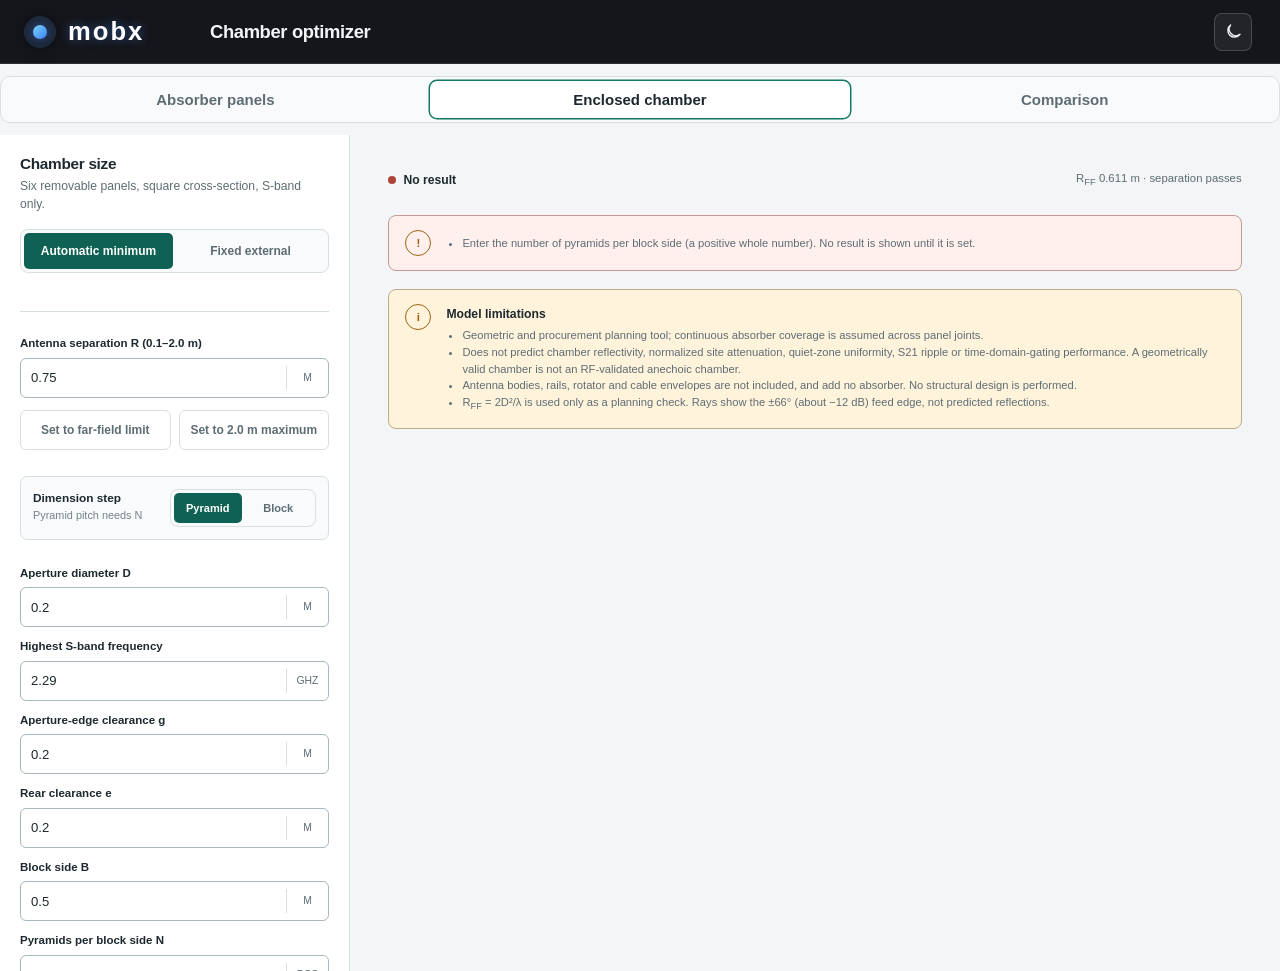
<file: absorber/index.html>
<!doctype html>
<html lang="en">
<head>
  <meta charset="utf-8">
  <meta name="viewport" content="width=device-width, initial-scale=1">
  <meta name="description" content="Discrete chamber geometry optimizer for a free-space antenna test range.">
  <meta name="color-scheme" content="light dark">
  <title>Chamber optimizer</title>
  <link rel="icon" href="../icon.ico">
  <script>
    try {
      if (localStorage.getItem("chamber-optimizer-theme") === "dark") {
        document.documentElement.dataset.theme = "dark";
      }
    } catch {}
  </script>
  <link rel="stylesheet" href="./brand.css?v=20261017-2">
  <link rel="stylesheet" href="./styles.css?v=20261017-2">
</head>
<body>
  <div class="page-shell">
    <header class="topbar">
      <a class="brand-and-mark" href="../" aria-label="Return to m0bx home">
        <div class="brandmark-circle" aria-hidden="true">
          <div class="brandmark-inner"></div>
        </div>
        <div class="nav-brand">mobx</div>
      </a>
      <div class="title-block">
        <h1>Chamber optimizer</h1>
      </div>
      <button id="themeToggle" class="theme-toggle" type="button" aria-label="Switch to dark mode" title="Switch to dark mode">
        <svg class="theme-icon moon-icon" viewBox="0 0 24 24" aria-hidden="true">
          <path d="M20.2 15.7A8.5 8.5 0 0 1 8.3 3.8 8.5 8.5 0 1 0 20.2 15.7Z"></path>
        </svg>
        <svg class="theme-icon sun-icon" viewBox="0 0 24 24" aria-hidden="true">
          <circle cx="12" cy="12" r="4"></circle>
          <path d="M12 2v2M12 20v2M4.9 4.9l1.4 1.4M17.7 17.7l1.4 1.4M2 12h2M20 12h2M4.9 19.1l1.4-1.4M17.7 6.3l1.4-1.4"></path>
        </svg>
      </button>
    </header>

    <div class="view-tabs" id="tabList" role="tablist" aria-label="Design view">
      <button id="tab-panels" class="view-tab" role="tab" type="button" data-tab="panels" aria-controls="view-panels" aria-selected="false" tabindex="-1">Absorber panels</button>
      <button id="tab-chamber" class="view-tab" role="tab" type="button" data-tab="chamber" aria-controls="view-chamber" aria-selected="true">Enclosed chamber</button>
      <button id="tab-compare" class="view-tab" role="tab" type="button" data-tab="compare" aria-controls="view-compare" aria-selected="false" tabindex="-1">Comparison</button>
    </div>

    <div id="view-panels" role="tabpanel" aria-labelledby="tab-panels" hidden>
    <main class="app-layout">
      <aside class="control-panel" aria-label="Calculator inputs">
        <section class="control-section objective-section">
          <div class="section-heading">
            <div>
              <h2>Objective</h2>
              <p>Choose what the optimizer should solve.</p>
            </div>
          </div>

          <div class="segmented" role="group" aria-label="Optimization objective">
            <button class="segment is-active" type="button" data-mode="minimum-height" aria-pressed="true">
              Minimum height
            </button>
            <button class="segment" type="button" data-mode="maximum-coverage" aria-pressed="false">
              Height constrained
            </button>
          </div>

          <label class="field mode-minimum-height">
            <span class="field-label">Required captured half-angle</span>
            <span class="input-with-unit">
              <input id="targetHalfAngle" data-setting="targetHalfAngle" type="number" min="1" max="89" step="0.5" value="60">
              <span>deg</span>
            </span>
            <small>Every returned design captures at least ± this angle.</small>
          </label>

          <label class="field mode-maximum-coverage is-hidden">
            <span class="field-label">Maximum total height</span>
            <span class="input-with-unit">
              <input id="maxTotalHeight" data-setting="maxTotalHeight" type="number" min="0.2" max="6" step="0.05" value="2.50">
              <span>m</span>
            </span>
            <small>Includes the wheel height entered below.</small>
          </label>
        </section>

        <section class="control-section">
          <div class="section-heading">
            <div>
              <h2>Range geometry</h2>
              <p>Distances are measured between phase centres and wooden backing boards.</p>
            </div>
          </div>

          <div class="field-grid two-columns">
            <label class="field">
              <span class="field-label">Antenna separation</span>
              <span class="input-with-unit">
                <input data-setting="antennaSeparation" type="number" min="0.1" max="2" step="0.05" value="0.75">
                <span>m</span>
              </span>
            </label>
            <label class="field">
              <span class="field-label">Phase centre to backing</span>
              <span class="input-with-unit">
                <input data-setting="panelOffset" type="number" min="0" max="1.5" step="0.05" value="0.40">
                <span>m</span>
              </span>
            </label>
            <label class="field">
              <span class="field-label">Wheel height</span>
              <span class="input-with-unit">
                <input data-setting="wheelHeight" type="number" min="0" max="0.5" step="0.01" value="0.10">
                <span>m</span>
              </span>
            </label>
            <label class="field">
              <span class="field-label">Minimum tip gap</span>
              <span class="input-with-unit">
                <input data-setting="minimumTipGap" type="number" min="0" max="1" step="0.01" value="0.10">
                <span>m</span>
              </span>
            </label>
          </div>
        </section>

        <section class="control-section">
          <div class="section-heading">
            <div>
              <h2>Absorber modules</h2>
              <p>Panel dimensions are restricted to a manufacturing grid.</p>
            </div>
          </div>

          <div class="field-grid two-columns">
            <label class="field">
              <span class="field-label">Block side</span>
              <span class="input-with-unit">
                <input data-setting="blockSide" type="number" min="0.1" max="1" step="0.01" value="0.50">
                <span>m</span>
              </span>
            </label>
            <label class="field">
              <span class="field-label">Pyramids per side</span>
              <span class="input-with-unit">
                <input data-setting="pyramidsPerSide" type="number" min="1" max="100" step="1" value="10">
                <span>pcs</span>
              </span>
            </label>
          </div>

          <div class="toggle-row">
            <span>
              <strong>Dimension step</strong>
              <small id="stepDescription">One pyramid pitch: 50 mm</small>
            </span>
            <div class="mini-segmented" role="group" aria-label="Panel dimension step">
              <button class="mini-segment is-active" type="button" data-step-mode="pyramid" aria-pressed="true">Pyramid</button>
              <button class="mini-segment" type="button" data-step-mode="block" aria-pressed="false">Block</button>
            </div>
          </div>

          <label class="field">
            <span class="field-label">Pyramid total height</span>
            <span class="input-with-unit">
              <input data-setting="pyramidHeight" type="number" min="0" max="0.6" step="0.01" value="0.20">
              <span>m</span>
            </span>
            <small>Used for the approximate clearance between opposing absorber tips.</small>
          </label>
        </section>

        <section class="control-section">
          <div class="section-heading">
            <div>
              <h2>Panel sizes</h2>
              <p>Search the permitted grid or evaluate one snapped design.</p>
            </div>
          </div>

          <div class="segmented compact" role="group" aria-label="Size selection method">
            <button class="segment is-active" type="button" data-size-mode="optimize" aria-pressed="true">Search sizes</button>
            <button class="segment" type="button" data-size-mode="fixed" aria-pressed="false">Fixed sizes</button>
          </div>

          <div class="size-optimize-fields">
            <div class="field-grid two-columns">
              <label class="field">
                <span class="field-label">Minimum central side</span>
                <span class="input-with-unit">
                  <input data-setting="minCentralSide" type="number" min="0.1" max="5" step="0.05" value="0.50">
                  <span>m</span>
                </span>
              </label>
              <label class="field">
                <span class="field-label">Maximum central side</span>
                <span class="input-with-unit">
                  <input data-setting="maxCentralSide" type="number" min="0.1" max="5" step="0.05" value="3.00">
                  <span>m</span>
                </span>
              </label>
            </div>
            <label class="field">
              <span class="field-label">Maximum wing length</span>
              <span class="input-with-unit">
                <input data-setting="maxWingLength" type="number" min="0" max="2" step="0.05" value="1.00">
                <span>m</span>
              </span>
            </label>
          </div>

          <div class="size-fixed-fields is-hidden">
            <div class="field-grid two-columns">
              <label class="field">
                <span class="field-label">Central side</span>
                <span class="input-with-unit">
                  <input data-setting="fixedCentralSide" type="number" min="0.1" max="5" step="0.05" value="2.00">
                  <span>m</span>
                </span>
              </label>
              <label class="field">
                <span class="field-label">Wing length</span>
                <span class="input-with-unit">
                  <input data-setting="fixedWingLength" type="number" min="0" max="2" step="0.05" value="0.50">
                  <span>m</span>
                </span>
              </label>
            </div>
          </div>

          <p class="fixed-constraint"><strong>Wing-angle search</strong><span>0–90° · automatic</span></p>
        </section>

        <details class="advanced-panel">
          <summary>
            <span>RF model</span>
            <span class="summary-hint">Nominal TE11 and far-field check</span>
          </summary>
          <div class="advanced-content">
            <div class="field-grid two-columns">
              <label class="field">
                <span class="field-label">Nominal edge angle</span>
                <span class="input-with-unit">
                  <input data-setting="patternEdgeAngle" type="number" min="1" max="89" step="0.5" value="66">
                  <span>deg</span>
                </span>
              </label>
              <label class="field">
                <span class="field-label">Level at edge angle</span>
                <span class="input-with-unit">
                  <input data-setting="patternEdgeLevelDb" type="number" min="-60" max="-0.1" step="0.1" value="-12">
                  <span>dB</span>
                </span>
              </label>
              <label class="field">
                <span class="field-label">AUT aperture diameter</span>
                <span class="input-with-unit">
                  <input data-setting="apertureDiameter" type="number" min="0.01" max="2" step="0.01" value="0.20">
                  <span>m</span>
                </span>
              </label>
              <label class="field">
                <span class="field-label">Highest frequency</span>
                <span class="input-with-unit">
                  <input data-setting="maxFrequencyGhz" type="number" min="0.1" max="20" step="0.01" value="2.29">
                  <span>GHz</span>
                </span>
              </label>
            </div>
            <p class="model-note">Pattern model: axisymmetric cos<sup>q</sup>(θ), fitted to the entered edge level. The power estimate is an approximation, not measured chamber performance.</p>
          </div>
        </details>

        <button id="resetButton" class="secondary-button" type="button">Reset defaults</button>
      </aside>

      <section class="workspace" aria-label="Optimization results">
        <div class="result-toolbar" aria-live="polite">
          <div>
            <span class="status-dot" id="resultStatusDot"></span>
            <strong id="resultStatus">Calculating</strong>
            <span id="resultCount"></span>
          </div>
          <div class="toolbar-facts">
            <span id="stepFact">50 mm step</span>
            <span id="farFieldFact">Far-field check</span>
          </div>
        </div>

        <section class="metric-grid" aria-label="Selected design summary" aria-live="polite">
          <article class="metric-card primary-metric">
            <span class="metric-label">Total height</span>
            <strong id="metricHeight">—</strong>
            <small id="metricStructureHeight">Including wheels</small>
          </article>
          <article class="metric-card">
            <span class="metric-label">Captured half-angle</span>
            <strong id="metricAngle">—</strong>
            <small id="metricFullAngle">Principal-plane result</small>
          </article>
          <article class="metric-card">
            <span class="metric-label">Pattern level at edge</span>
            <strong id="metricDb">—</strong>
            <small>Relative to boresight</small>
          </article>
          <article class="metric-card">
            <span class="metric-label">Nominal cone power</span>
            <strong id="metricPower">—</strong>
            <small id="metricMissedPower">Within the ±66° cone</small>
          </article>
        </section>

        <section class="visual-card">
          <div class="card-heading">
            <div>
              <h2 id="selectedDesignTitle">Live geometry</h2>
            </div>
            <div class="selected-dimensions" id="selectedDimensions">—</div>
          </div>

          <div class="visual-grid">
            <figure class="diagram range-diagram">
              <figcaption>
                <strong>Symmetric range section</strong>
                <span>Phase centres, backing boards and limiting rays</span>
              </figcaption>
              <svg id="rangeSvg" viewBox="0 0 780 620" role="img" aria-label="Side view of two mirrored absorber hoods and antenna beam rays"></svg>
            </figure>

            <figure class="diagram panel-diagram">
              <figcaption>
                <strong>Panel form</strong>
                <span>Four equal wings; corner gaps remain open</span>
              </figcaption>
              <svg id="panelSvg" viewBox="0 0 500 420" role="img" aria-label="Isometric view of the square central panel and four equal wings"></svg>
            </figure>

            <figure class="diagram pattern-diagram">
              <figcaption>
                <strong>Nominal TE11 pattern</strong>
                <span>cos<sup>q</sup>(θ), −12 dB at ±66°</span>
              </figcaption>
              <svg id="patternSvg" viewBox="0 0 500 420" role="img" aria-label="Normalized TE11 radiation pattern with captured angle highlighted"></svg>
            </figure>
          </div>
        </section>

        <section class="order-card" id="orderCard" aria-label="Absorber order calculator">
          <div class="card-heading">
            <div>
              <h2>Absorber order</h2>
              <p>Both mirrored hoods. Whole blocks stay uncut; the rest is cut into full strips, never single pyramids.</p>
            </div>
            <div class="selected-dimensions" id="orderSummary">—</div>
          </div>

          <div class="order-controls">
            <label class="field">
              <span class="field-label">Spare material</span>
              <span class="input-with-unit">
                <input data-order="sparePercent" type="number" min="0" max="100" step="1" value="0">
                <span>%</span>
              </span>
            </label>
            <label class="field">
              <span class="field-label">Price per block (optional)</span>
              <span class="input-with-unit">
                <input data-order="blockPrice" type="number" min="0" step="1" value="0">
                <span>/ block</span>
              </span>
            </label>
          </div>

          <div class="order-metrics" aria-live="polite">
            <article class="metric-card primary-metric">
              <span class="metric-label">Blocks to buy</span>
              <strong id="orderTotal">—</strong>
              <small id="orderTotalNote">Whole + cut blocks</small>
            </article>
            <article class="metric-card">
              <span class="metric-label">Whole blocks, no cutting</span>
              <strong id="orderWhole">—</strong>
              <small>Used as they are</small>
            </article>
            <article class="metric-card">
              <span class="metric-label">Blocks to cut</span>
              <strong id="orderCut">—</strong>
              <small id="orderCutNote">Cut into strips and corner pieces</small>
            </article>
            <article class="metric-card">
              <span class="metric-label">Offcut scrap</span>
              <strong id="orderScrap">—</strong>
              <small id="orderScrapNote">Left over from cut blocks</small>
            </article>
          </div>

          <div class="order-tables">
            <div>
              <h3>Panels</h3>
              <div class="table-wrap">
                <table class="compact-table">
                  <thead>
                    <tr>
                      <th scope="col" class="text-left">Panel</th>
                      <th scope="col">Qty</th>
                      <th scope="col">Size</th>
                      <th scope="col">Pyramids</th>
                      <th scope="col">Whole / panel</th>
                      <th scope="col" class="text-left">Cuts / panel</th>
                    </tr>
                  </thead>
                  <tbody id="orderPanelBody"></tbody>
                </table>
              </div>
            </div>

            <div>
              <h3>Pieces cut from blocks</h3>
              <div class="table-wrap">
                <table class="compact-table">
                  <thead>
                    <tr>
                      <th scope="col" class="text-left">Piece (pyramids)</th>
                      <th scope="col">Size</th>
                      <th scope="col">Pieces</th>
                    </tr>
                  </thead>
                  <tbody id="orderPieceBody"></tbody>
                </table>
              </div>
            </div>
          </div>

          <div class="order-patterns">
            <h3>Cutting plan</h3>
            <ul id="orderPatterns"></ul>
          </div>
          <p class="order-note" id="orderNote"></p>
        </section>

        <section id="warningPanel" class="warning-panel" aria-live="polite">
          <div class="warning-icon" aria-hidden="true">i</div>
          <div>
            <strong>Model scope</strong>
            <ul id="warningList"></ul>
          </div>
        </section>

        <section class="recommendation-section">
          <div class="card-heading">
            <div>
              <h2>Recommended trade-offs</h2>
            </div>
            <p>Choose a card to update the drawings and detailed results.</p>
          </div>
          <div id="recommendationGrid" class="recommendation-grid"></div>
        </section>

        <section class="table-card">
          <div class="card-heading table-heading">
            <div>
              <h2>Design table</h2>
            </div>
            <label class="sort-control">
              <span>Sort by</span>
              <select id="sortSelect">
                <option value="recommended">Recommended</option>
                <option value="shortest">Shortest</option>
                <option value="coverage">Best coverage</option>
                <option value="material">Least absorber</option>
                <option value="clearance">Largest clearance</option>
              </select>
            </label>
          </div>
          <div class="table-wrap">
            <table>
              <thead>
                <tr>
                  <th scope="col">Central</th>
                  <th scope="col">Wing</th>
                  <th scope="col">Wing angle</th>
                  <th scope="col">Total height</th>
                  <th scope="col">Half-angle</th>
                  <th scope="col">Edge level</th>
                  <th scope="col">Cone power</th>
                  <th scope="col">Tip gap</th>
                  <th scope="col">Absorber area</th>
                  <th scope="col" title="Whole blocks plus blocks that have to be cut, both hoods">Blocks to buy</th>
                </tr>
              </thead>
              <tbody id="designTableBody"></tbody>
            </table>
          </div>
          <div class="table-footer">
            <span id="tableSummary"></span>
            <button id="showMoreButton" class="text-button" type="button">Show more</button>
          </div>
        </section>

        <details class="method-card">
          <summary>Calculation method and limitations</summary>
          <div class="method-content">
            <div>
              <h3>Geometry</h3>
              <p>The central backing is a square with side <em>C</em>. Each wing has surface length <em>W</em>. The wing angle <em>α</em> is measured from the central backing plane. In a principal-plane section, the structure span is <span class="formula">H = C + 2W cos α</span>. Wheel height is then added.</p>
              <p>The captured half-angle is evaluated from the opposite antenna phase centre to the outer edge of the backing: <span class="formula">θ = atan[(C/2 + W cos α)/(R + d − W sin α)]</span>.</p>
            </div>
            <div>
              <h3>RF estimate</h3>
              <p>The normalized TE11 power pattern is approximated as <span class="formula">P(θ) ∝ cos<sup>q</sup> θ</span>. The exponent is fitted so that the entered edge angle has the entered relative level. The displayed cone-power fraction assumes rotational symmetry.</p>
              <p>The far-field indicator uses <span class="formula">R<sub>FF</sub> = 2D²/λ</span>. It is a planning check and does not replace S21 ripple, time-domain gating or movement tests.</p>
            </div>
            <div>
              <h3>Construction limits</h3>
              <p>Four rectangular wings leave diagonal corner openings. The optimizer covers the vertical and horizontal principal planes only. Add corner infill or overlapping absorber pieces if full azimuthal interception is required. Stands, antenna bodies, hinges and cable clearances are not modelled.</p>
              <p>Order planning counts both mirrored hoods. Each panel is divided into whole blocks plus full strips (<em>r</em> × <em>N</em>, <em>N</em> × <em>r</em>) and one corner piece, where <em>N</em> is the number of pyramids per block side. These pieces are packed into blocks with guillotine cuts, rotation allowed. The packing is a practical heuristic, not a proven minimum, so confirm the final cutting layout before ordering material.</p>
            </div>
          </div>
        </details>

        <footer class="source-footer">
          <span>Model basis: S-band feed TE11 far-field cuts and the current free-space range requirements.</span>
          <a href="https://drive.google.com/file/d/1R05xq3QdlGE3IMtQDqU07OA0gIugR6AZ/view" target="_blank" rel="noreferrer">Open feed report</a>
        </footer>
      </section>
    </main>
    </div>
    <div id="view-chamber" role="tabpanel" aria-labelledby="tab-chamber"></div>
    <div id="view-compare" role="tabpanel" aria-labelledby="tab-compare" hidden></div>
  </div>

  <noscript>This calculator requires JavaScript to run.</noscript>
  <script type="module" src="./app.js?v=20261017-2"></script>
  <script type="module" src="./chamber-ui.js?v=20261017-2"></script>
  <script type="module" src="./compare.js?v=20261017-2"></script>
</body>
</html>
</file>
<file: absorber/brand.css>
/* Brand mark and header look, taken 1:1 from https://m0bx.github.io (style.css).
   The absorber page keeps its own light/dark content theme, the header stays dark. */

.topbar {
  --accent-blue: #3b82f6;
  --accent-light: #7dd3fc;
  --accent-glow: rgba(59, 130, 246, 0.5);
}

.brand-and-mark {
  display: flex;
  align-items: center;
  gap: 0.75rem;
  width: fit-content;
  color: inherit;
  text-decoration: none;
  cursor: pointer;
  transition: transform 0.2s ease;
}

.brand-and-mark:hover {
  transform: scale(1.02);
}

/* Pure CSS Brand Mark */
.brandmark-circle {
  width: 32px;
  height: 32px;
  border-radius: 50%;
  background-color: rgba(30, 41, 59, 0.9);
  display: flex;
  align-items: center;
  justify-content: center;
  box-shadow: 0 0 8px rgba(0, 0, 0, 0.5);
}

.brandmark-inner {
  width: 14px;
  height: 14px;
  border-radius: 50%;
  background: linear-gradient(135deg, var(--accent-light), var(--accent-blue));
  box-shadow: 0 0 12px var(--accent-glow);
}

.nav-brand {
  font-size: 1.6rem;
  font-weight: bold;
  letter-spacing: 2px;
  color: #fff;
  text-shadow: 0 0 10px var(--accent-glow);
}
</file>
<file: absorber/styles.css>
:root {
  color-scheme: light;
  --bg: #f3f5f6;
  --panel: #ffffff;
  --panel-2: #f8fafb;
  --panel-3: #edf1f2;
  --line: #d8dfe2;
  --line-strong: #aab6bb;
  --text: #1d292e;
  --muted: #5e6d73;
  --muted-2: #758389;
  --teal: #137865;
  --teal-dim: #0f6253;
  --teal-soft: #e5f3ef;
  --amber: #9a640f;
  --amber-soft: #fff3dc;
  --red: #ad4339;
  --red-soft: #fff0ee;
  --blue: #2779a6;
  --blue-soft: #e8f2f8;
  --diagram-board: #68777d;
  --diagram-floor: #9da9ae;
  --diagram-centre: #edf2f3;
  --diagram-wing: #d8ebe6;
  --diagram-wing-side: #e4f1ee;
  --diagram-guide: #9aa7ac;
  --radius: 10px;
  --radius-sm: 7px;
  font-family: Inter, ui-sans-serif, -apple-system, BlinkMacSystemFont, "Segoe UI", sans-serif;
  color: var(--text);
  background: var(--bg);
  font-synthesis: none;
}

:root[data-theme="dark"] {
  color-scheme: dark;
  --bg: #0b1115;
  --panel: #121a1f;
  --panel-2: #172127;
  --panel-3: #202c32;
  --line: #2c3a41;
  --line-strong: #52656d;
  --text: #edf2f3;
  --muted: #a2b0b5;
  --muted-2: #7f9097;
  --teal: #65d8bd;
  --teal-dim: #90e4d1;
  --teal-soft: #18352f;
  --amber: #efb85f;
  --amber-soft: #392d1c;
  --red: #ff9186;
  --red-soft: #3a2220;
  --blue: #7cc5ee;
  --blue-soft: #1c3442;
  --diagram-board: #aab7bb;
  --diagram-floor: #586970;
  --diagram-centre: #26343a;
  --diagram-wing: #23483f;
  --diagram-wing-side: #1c3933;
  --diagram-guide: #65777e;
}

* {
  box-sizing: border-box;
}

html {
  min-width: 320px;
  scroll-behavior: smooth;
  background: var(--bg);
}

body {
  margin: 0;
  min-height: 100vh;
  color: var(--text);
  background: var(--bg);
}

button,
input,
select {
  font: inherit;
}

button,
summary,
select {
  -webkit-tap-highlight-color: transparent;
}

button:focus-visible,
input:focus-visible,
select:focus-visible,
summary:focus-visible,
a:focus-visible {
  outline: 3px solid color-mix(in srgb, var(--teal) 32%, transparent);
  outline-offset: 2px;
}

a {
  color: inherit;
}

.page-shell {
  width: min(1920px, 100%);
  margin: 0 auto;
}

.topbar {
  position: sticky;
  z-index: 20;
  top: 0;
  display: grid;
  grid-template-columns: 170px minmax(0, 1fr) 42px;
  gap: 16px;
  align-items: center;
  min-height: 64px;
  padding: 10px 24px;
  border-bottom: 1px solid rgba(255, 255, 255, 0.1);
  background: rgba(9, 10, 15, 0.95);
  backdrop-filter: blur(10px);
  color: #f3f4f6;
}

.title-block {
  min-width: 0;
}

.title-block h1,
.card-heading h2,
.section-heading h2,
.method-content h3 {
  margin: 0;
  letter-spacing: -0.02em;
}

.title-block h1 {
  overflow: hidden;
  color: #f3f4f6;
  font-size: 1.15rem;
  font-weight: 650;
  text-overflow: ellipsis;
  white-space: nowrap;
}

.theme-toggle {
  display: grid;
  width: 38px;
  height: 38px;
  place-items: center;
  border: 1px solid rgba(255, 255, 255, 0.18);
  border-radius: 8px;
  color: #f3f4f6;
  background: rgba(255, 255, 255, 0.06);
  cursor: pointer;
}

.theme-toggle:hover {
  border-color: rgba(255, 255, 255, 0.34);
  background: rgba(255, 255, 255, 0.12);
}

.theme-icon {
  width: 19px;
  height: 19px;
  fill: none;
  stroke: currentColor;
  stroke-width: 1.8;
  stroke-linecap: round;
  stroke-linejoin: round;
}

.sun-icon {
  display: none;
}

:root[data-theme="dark"] .moon-icon {
  display: none;
}

:root[data-theme="dark"] .sun-icon {
  display: block;
}

.app-layout {
  display: grid;
  grid-template-columns: 390px minmax(0, 1fr);
  align-items: start;
}

.control-panel {
  position: sticky;
  top: 64px;
  overflow-y: auto;
  height: calc(100vh - 64px);
  padding: 24px;
  border-right: 1px solid var(--line);
  background: var(--panel);
  scrollbar-color: var(--line-strong) transparent;
}

.control-section {
  padding: 0 0 24px;
  margin: 0 0 24px;
  border-bottom: 1px solid var(--line);
}

.section-heading {
  margin-bottom: 16px;
}

.section-heading h2 {
  font-size: 0.96rem;
  font-weight: 680;
}

.section-heading p,
.card-heading p {
  margin: 5px 0 0;
  color: var(--muted);
  font-size: 0.76rem;
  line-height: 1.45;
}

.segmented,
.mini-segmented {
  display: grid;
  grid-template-columns: repeat(2, minmax(0, 1fr));
  gap: 3px;
  padding: 3px;
  border: 1px solid var(--line);
  border-radius: 8px;
  background: var(--panel-2);
}

.segmented {
  margin-bottom: 16px;
}

.segmented.compact {
  margin-bottom: 14px;
}

.segment,
.mini-segment {
  min-height: 36px;
  padding: 7px 9px;
  border: 0;
  border-radius: 5px;
  color: var(--muted);
  background: transparent;
  font-size: 0.75rem;
  font-weight: 650;
  cursor: pointer;
}

.segment:hover,
.mini-segment:hover {
  color: var(--text);
}

.segment.is-active,
.mini-segment.is-active {
  color: #ffffff;
  background: var(--teal-dim);
}

:root[data-theme="dark"] .segment.is-active,
:root[data-theme="dark"] .mini-segment.is-active {
  color: #07110e;
  background: var(--teal);
}

.mini-segmented {
  width: 146px;
}

.mini-segment {
  min-height: 30px;
  font-size: 0.69rem;
}

.field-grid {
  display: grid;
  gap: 12px;
}

.field-grid.two-columns {
  grid-template-columns: repeat(2, minmax(0, 1fr));
}

.field {
  display: grid;
  gap: 6px;
  margin-top: 12px;
}

.field-grid .field {
  margin-top: 0;
}

.field-label {
  color: var(--text);
  font-size: 0.72rem;
  font-weight: 620;
  line-height: 1.35;
}

.field small,
.toggle-row small,
.model-note {
  color: var(--muted-2);
  font-size: 0.68rem;
  line-height: 1.45;
}

.input-with-unit {
  display: grid;
  grid-template-columns: minmax(0, 1fr) auto;
  align-items: center;
  overflow: hidden;
  min-height: 40px;
  border: 1px solid var(--line-strong);
  border-radius: 6px;
  background: var(--panel);
}

.input-with-unit:focus-within {
  border-color: var(--teal);
  box-shadow: 0 0 0 3px color-mix(in srgb, var(--teal) 13%, transparent);
}

.input-with-unit input {
  width: 100%;
  min-width: 0;
  height: 38px;
  padding: 0 8px 0 10px;
  border: 0;
  outline: 0;
  color: var(--text);
  background: transparent;
  font-size: 0.82rem;
  font-variant-numeric: tabular-nums;
}

.input-with-unit > span {
  min-width: 42px;
  padding: 0 9px;
  border-left: 1px solid var(--line);
  color: var(--muted);
  font-size: 0.65rem;
  line-height: 24px;
  text-align: center;
  text-transform: uppercase;
}

.toggle-row {
  display: flex;
  gap: 14px;
  align-items: center;
  justify-content: space-between;
  padding: 12px;
  margin: 14px 0;
  border: 1px solid var(--line);
  border-radius: 7px;
  background: var(--panel-2);
}

.toggle-row > span {
  display: grid;
  gap: 3px;
}

.toggle-row strong,
.fixed-constraint strong {
  font-size: 0.74rem;
  font-weight: 650;
}

.fixed-constraint {
  display: flex;
  align-items: center;
  justify-content: space-between;
  padding: 11px 0 0;
  margin: 14px 0 0;
  border-top: 1px solid var(--line);
  color: var(--muted);
  font-size: 0.72rem;
}

.fixed-constraint strong {
  color: var(--text);
}

.advanced-panel,
.method-card {
  border: 1px solid var(--line);
  border-radius: var(--radius-sm);
  background: var(--panel);
}

.advanced-panel {
  margin-bottom: 14px;
}

.advanced-panel summary,
.method-card summary {
  display: flex;
  align-items: center;
  justify-content: space-between;
  min-height: 48px;
  padding: 0 14px;
  color: var(--text);
  font-size: 0.78rem;
  font-weight: 650;
  cursor: pointer;
  list-style: none;
}

.advanced-panel summary::-webkit-details-marker,
.method-card summary::-webkit-details-marker {
  display: none;
}

.advanced-panel summary::after,
.method-card summary::after {
  color: var(--teal);
  content: "+";
  font-size: 1rem;
}

.advanced-panel[open] summary::after,
.method-card[open] summary::after {
  content: "−";
}

.summary-hint {
  margin-right: auto;
  margin-left: 10px;
  color: var(--muted-2);
  font-size: 0.64rem;
  font-weight: 500;
}

.advanced-content {
  padding: 0 14px 14px;
  border-top: 1px solid var(--line);
}

.model-note {
  margin: 12px 0 0;
}

.secondary-button,
.text-button {
  border: 0;
  color: var(--muted);
  background: transparent;
  cursor: pointer;
}

.secondary-button {
  width: 100%;
  min-height: 40px;
  border: 1px solid var(--line);
  border-radius: 6px;
  font-size: 0.75rem;
  font-weight: 630;
}

.secondary-button:hover,
.text-button:hover {
  color: var(--text);
  border-color: var(--line-strong);
}

.workspace {
  min-width: 0;
  padding: 26px clamp(18px, 3vw, 44px) 44px;
}

.result-toolbar {
  display: flex;
  gap: 18px;
  align-items: center;
  justify-content: space-between;
  min-height: 38px;
  margin-bottom: 16px;
  color: var(--muted);
  font-size: 0.76rem;
}

.result-toolbar > div:first-child {
  display: flex;
  gap: 7px;
  align-items: center;
}

.result-toolbar strong {
  color: var(--text);
  font-weight: 660;
}

.status-dot {
  width: 8px;
  height: 8px;
  border-radius: 50%;
  background: var(--amber);
}

.status-dot.is-good {
  background: var(--teal);
}

.status-dot.is-error {
  background: var(--red);
}

.toolbar-facts {
  display: flex;
  gap: 14px;
}

.toolbar-facts span {
  color: var(--muted);
  font-size: 0.71rem;
  white-space: nowrap;
}

.toolbar-facts span + span::before {
  margin-right: 14px;
  color: var(--line-strong);
  content: "·";
}

.toolbar-facts .is-warning {
  color: var(--amber);
}

.metric-grid {
  display: grid;
  grid-template-columns: repeat(4, minmax(0, 1fr));
  gap: 12px;
  margin-bottom: 18px;
}

.metric-card {
  min-height: 112px;
  padding: 17px;
  border: 1px solid var(--line);
  border-radius: var(--radius);
  background: var(--panel);
}

.primary-metric {
  border-color: color-mix(in srgb, var(--teal) 55%, var(--line));
}

.metric-label {
  display: block;
  margin-bottom: 10px;
  color: var(--muted);
  font-size: 0.69rem;
  font-weight: 680;
  letter-spacing: 0.03em;
  text-transform: uppercase;
}

.metric-card strong {
  display: block;
  font-size: clamp(1.35rem, 2.4vw, 2rem);
  font-weight: 620;
  letter-spacing: -0.045em;
  font-variant-numeric: tabular-nums;
}

.metric-card small {
  display: block;
  margin-top: 7px;
  color: var(--muted-2);
  font-size: 0.67rem;
}

.visual-card,
.recommendation-section,
.table-card,
.method-card {
  margin-bottom: 18px;
  border: 1px solid var(--line);
  border-radius: var(--radius);
  background: var(--panel);
}

.visual-card,
.recommendation-section,
.table-card {
  padding: clamp(16px, 2vw, 22px);
}

.card-heading {
  display: flex;
  gap: 18px;
  align-items: flex-end;
  justify-content: space-between;
  margin-bottom: 18px;
}

.card-heading h2 {
  font-size: 1.04rem;
  font-weight: 680;
}

.selected-dimensions {
  color: var(--muted);
  font-size: 0.75rem;
  font-variant-numeric: tabular-nums;
  text-align: right;
}

.visual-grid {
  display: grid;
  grid-template-columns: minmax(520px, 1.65fr) minmax(290px, 0.85fr);
  gap: 12px;
}

.diagram {
  overflow: hidden;
  min-width: 0;
  padding: 12px;
  margin: 0;
  border: 1px solid var(--line);
  border-radius: 8px;
  background: var(--panel-2);
}

.range-diagram {
  grid-row: span 2;
}

.diagram figcaption {
  display: grid;
  gap: 3px;
  padding: 2px 3px 8px;
}

.diagram figcaption strong {
  font-size: 0.77rem;
  font-weight: 670;
}

.diagram figcaption span {
  color: var(--muted);
  font-size: 0.66rem;
}

.diagram svg {
  display: block;
  width: 100%;
  height: auto;
}

.range-diagram svg {
  aspect-ratio: 780 / 620;
}

.warning-panel {
  display: grid;
  grid-template-columns: 30px 1fr;
  gap: 11px;
  padding: 14px 16px;
  margin-bottom: 18px;
  border: 1px solid color-mix(in srgb, var(--amber) 42%, var(--line));
  border-radius: 8px;
  background: var(--amber-soft);
}

.warning-panel.is-error {
  border-color: color-mix(in srgb, var(--red) 45%, var(--line));
  background: var(--red-soft);
}

.warning-icon {
  display: grid;
  width: 26px;
  height: 26px;
  place-items: center;
  border: 1px solid currentColor;
  border-radius: 50%;
  color: var(--amber);
  font-size: 0.72rem;
  font-weight: 760;
}

.warning-panel strong {
  font-size: 0.76rem;
}

.warning-panel ul {
  padding-left: 16px;
  margin: 5px 0 0;
  color: var(--muted);
  font-size: 0.7rem;
  line-height: 1.5;
}

.recommendation-grid {
  display: grid;
  grid-template-columns: repeat(4, minmax(0, 1fr));
  gap: 10px;
}

.recommendation-card {
  display: grid;
  gap: 9px;
  min-height: 145px;
  padding: 13px;
  border: 1px solid var(--line);
  border-radius: 7px;
  color: var(--text);
  background: var(--panel);
  text-align: left;
  cursor: pointer;
}

.recommendation-card:hover {
  border-color: var(--line-strong);
  background: var(--panel-2);
}

.recommendation-card.is-selected {
  border-color: var(--teal);
  background: var(--teal-soft);
}

.recommendation-label {
  width: fit-content;
  padding: 3px 0;
  color: var(--teal-dim);
  font-size: 0.61rem;
  font-weight: 740;
  letter-spacing: 0.05em;
  text-transform: uppercase;
}

.recommendation-card strong {
  font-size: 0.84rem;
  font-weight: 650;
  font-variant-numeric: tabular-nums;
}

.recommendation-metrics {
  display: grid;
  grid-template-columns: repeat(2, 1fr);
  gap: 7px;
}

.recommendation-metrics span {
  display: grid;
  gap: 2px;
  color: var(--muted-2);
  font-size: 0.61rem;
}

.recommendation-metrics b {
  color: var(--text);
  font-size: 0.72rem;
  font-weight: 600;
  font-variant-numeric: tabular-nums;
}

.table-heading {
  align-items: center;
}

.sort-control {
  display: flex;
  gap: 8px;
  align-items: center;
  color: var(--muted);
  font-size: 0.68rem;
}

.sort-control select {
  height: 36px;
  padding: 0 30px 0 10px;
  border: 1px solid var(--line-strong);
  border-radius: 6px;
  color: var(--text);
  background: var(--panel);
}

.table-wrap {
  overflow: auto;
  border: 1px solid var(--line);
  border-radius: 7px;
  scrollbar-color: var(--line-strong) transparent;
}

table {
  width: 100%;
  min-width: 950px;
  border-collapse: collapse;
  font-size: 0.7rem;
  font-variant-numeric: tabular-nums;
}

th,
td {
  padding: 10px 11px;
  border-bottom: 1px solid var(--line);
  text-align: right;
  white-space: nowrap;
}

th {
  position: sticky;
  z-index: 1;
  top: 0;
  color: var(--muted);
  background: var(--panel-2);
  font-size: 0.62rem;
  font-weight: 690;
  letter-spacing: 0.02em;
  text-transform: uppercase;
}

tbody tr {
  cursor: pointer;
}

tbody tr:hover {
  background: var(--panel-2);
}

tbody tr.is-selected {
  background: var(--teal-soft);
  box-shadow: inset 3px 0 var(--teal);
}

tbody tr:last-child td {
  border-bottom: 0;
}

.table-footer {
  display: flex;
  gap: 14px;
  align-items: center;
  justify-content: space-between;
  padding-top: 12px;
  color: var(--muted-2);
  font-size: 0.68rem;
}

.text-button {
  color: var(--teal-dim);
  font-size: 0.7rem;
  font-weight: 650;
}

.empty-state {
  grid-column: 1 / -1;
  padding: 28px;
  border: 1px dashed var(--line-strong);
  border-radius: 7px;
  color: var(--muted);
  font-size: 0.76rem;
  text-align: center;
}

.method-card {
  overflow: hidden;
}

.method-card summary {
  min-height: 56px;
  padding: 0 18px;
  font-size: 0.82rem;
}

.method-content {
  display: grid;
  grid-template-columns: repeat(3, minmax(0, 1fr));
  gap: 20px;
  padding: 18px;
  border-top: 1px solid var(--line);
}

.method-content h3 {
  margin-bottom: 8px;
  font-size: 0.8rem;
  font-weight: 680;
}

.method-content p {
  margin: 0 0 9px;
  color: var(--muted);
  font-size: 0.7rem;
  line-height: 1.55;
}

.formula {
  color: var(--text);
  font-family: "SFMono-Regular", Consolas, "Liberation Mono", monospace;
  font-size: 0.95em;
}

.source-footer {
  display: flex;
  gap: 18px;
  align-items: center;
  justify-content: space-between;
  padding: 8px 4px 0;
  color: var(--muted-2);
  font-size: 0.68rem;
}

.source-footer a {
  color: var(--teal-dim);
  text-decoration: none;
  white-space: nowrap;
}

.source-footer a:hover {
  text-decoration: underline;
}

.is-hidden {
  display: none !important;
}

noscript {
  position: fixed;
  right: 20px;
  bottom: 20px;
  left: 20px;
  z-index: 50;
  padding: 16px;
  border: 1px solid var(--red);
  border-radius: 8px;
  color: var(--text);
  background: var(--red-soft);
  text-align: center;
}

@media (max-width: 1320px) {
  .app-layout {
    grid-template-columns: 350px minmax(0, 1fr);
  }

  .control-panel {
    padding: 20px;
  }

  .metric-grid,
  .recommendation-grid {
    grid-template-columns: repeat(2, minmax(0, 1fr));
  }
}

@media (max-width: 1200px) {
  .visual-grid {
    grid-template-columns: repeat(2, minmax(0, 1fr));
  }

  .range-diagram {
    grid-column: 1 / -1;
    grid-row: auto;
  }
}

@media (max-width: 980px) {
  .topbar {
    grid-template-columns: 150px minmax(0, 1fr) 42px;
    padding: 10px 18px;
  }

  .app-layout {
    display: block;
  }

  .control-panel {
    position: static;
    overflow: visible;
    width: auto;
    height: auto;
    padding: 20px;
    border-right: 0;
    border-bottom: 1px solid var(--line);
  }

  .control-section {
    display: inline-block;
    width: calc(50% - 12px);
    margin-right: 20px;
    vertical-align: top;
  }

  .control-section:nth-of-type(even) {
    margin-right: 0;
  }

  .advanced-panel,
  .secondary-button {
    width: 100%;
  }

  .workspace {
    padding: 22px 20px 38px;
  }

  .method-content {
    grid-template-columns: 1fr;
  }
}

@media (max-width: 680px) {
  .topbar {
    grid-template-columns: auto minmax(0, 1fr) 42px;
    gap: 10px;
    padding: 9px 14px;
  }

  .nav-brand {
    font-size: 1.3rem;
    letter-spacing: 1.5px;
  }

  .title-block h1 {
    font-size: 1.02rem;
  }

  .control-section {
    display: block;
    width: 100%;
    margin-right: 0;
  }

  .field-grid.two-columns {
    grid-template-columns: 1fr;
  }

  .metric-grid,
  .recommendation-grid,
  .visual-grid {
    grid-template-columns: 1fr;
  }

  .range-diagram,
  .panel-diagram,
  .pattern-diagram {
    grid-column: auto;
  }

  .metric-card {
    min-height: 104px;
  }

  .result-toolbar,
  .card-heading,
  .source-footer {
    align-items: flex-start;
    flex-direction: column;
  }

  .toolbar-facts {
    flex-wrap: wrap;
    gap: 7px 12px;
  }

  .toolbar-facts span + span::before {
    margin-right: 12px;
  }

  .selected-dimensions {
    text-align: left;
  }

  .sort-control {
    width: 100%;
    justify-content: space-between;
  }

  .sort-control select {
    min-width: 155px;
  }

  .summary-hint {
    display: none;
  }
}

@media (prefers-reduced-motion: reduce) {
  *,
  *::before,
  *::after {
    scroll-behavior: auto !important;
    transition-duration: 0.01ms !important;
  }
}

/* ---------- Absorber order calculator ---------- */
.order-card {
  padding: clamp(16px, 2vw, 22px);
  margin-bottom: 18px;
  border: 1px solid var(--line);
  border-radius: var(--radius);
  background: var(--panel);
}

.order-controls {
  display: grid;
  grid-template-columns: repeat(2, minmax(0, 220px));
  gap: 12px;
  margin-bottom: 16px;
}

.order-controls .field {
  margin-top: 0;
}

.order-metrics {
  display: grid;
  grid-template-columns: repeat(4, minmax(0, 1fr));
  gap: 12px;
  margin-bottom: 18px;
}

.order-metrics .metric-card {
  min-height: 96px;
}

.order-tables {
  display: grid;
  grid-template-columns: minmax(0, 3fr) minmax(0, 2fr);
  gap: 18px;
  align-items: start;
}

.order-tables > div {
  min-width: 0;
}

.order-card h3 {
  margin: 0 0 8px;
  font-size: 0.78rem;
  font-weight: 680;
  letter-spacing: -0.01em;
}

.order-card .compact-table {
  min-width: 0;
}

.order-card th.text-left,
.order-card td.text-left {
  text-align: left;
}

.order-card td.text-left {
  white-space: normal;
}

.order-patterns {
  margin-top: 18px;
}

.order-patterns ul {
  padding: 0;
  margin: 0;
  list-style: none;
  border: 1px solid var(--line);
  border-radius: 7px;
}

.order-patterns li {
  display: flex;
  gap: 12px;
  justify-content: space-between;
  padding: 9px 12px;
  border-bottom: 1px solid var(--line);
  font-size: 0.72rem;
  font-variant-numeric: tabular-nums;
}

.order-patterns li:last-child {
  border-bottom: 0;
}

.order-patterns li span:last-child {
  color: var(--muted);
  white-space: nowrap;
}

.order-note {
  margin: 14px 0 0;
  color: var(--muted-2);
  font-size: 0.68rem;
  line-height: 1.5;
}

@media (max-width: 1200px) {
  .order-metrics {
    grid-template-columns: repeat(2, minmax(0, 1fr));
  }

  .order-tables {
    grid-template-columns: minmax(0, 1fr);
  }
}

@media (max-width: 680px) {
  .order-controls {
    grid-template-columns: 1fr;
  }
}

/* View tabs and chamber view */
[hidden]{display:none!important}
.view-tabs{display:flex;gap:4px;margin:12px 0;padding:4px;border:1px solid var(--line);border-radius:10px;background:var(--panel-2);overflow-x:auto}
.view-tab{flex:1 1 0;min-width:max-content;padding:10px 16px;border:0;border-radius:7px;background:transparent;color:var(--muted);font:600 15px Inter,Segoe UI,sans-serif;cursor:pointer}
.view-tab[aria-selected="true"]{background:var(--panel);color:var(--text);box-shadow:0 0 0 1.5px var(--teal)}
.view-tab:focus-visible{outline:2px solid var(--teal);outline-offset:2px}
.button-row{display:flex;gap:8px;flex-wrap:wrap}
.button-row .secondary-button{flex:1 1 150px}
.c-ghost{fill:none;stroke:var(--muted);stroke-width:1.2;stroke-dasharray:5 4}.c-woodf{fill:var(--diagram-board);fill-opacity:.35;stroke:var(--diagram-board)}
.c-scroll{overflow-x:auto}.c-scroll>svg.c-wide{min-width:640px}
</file>
